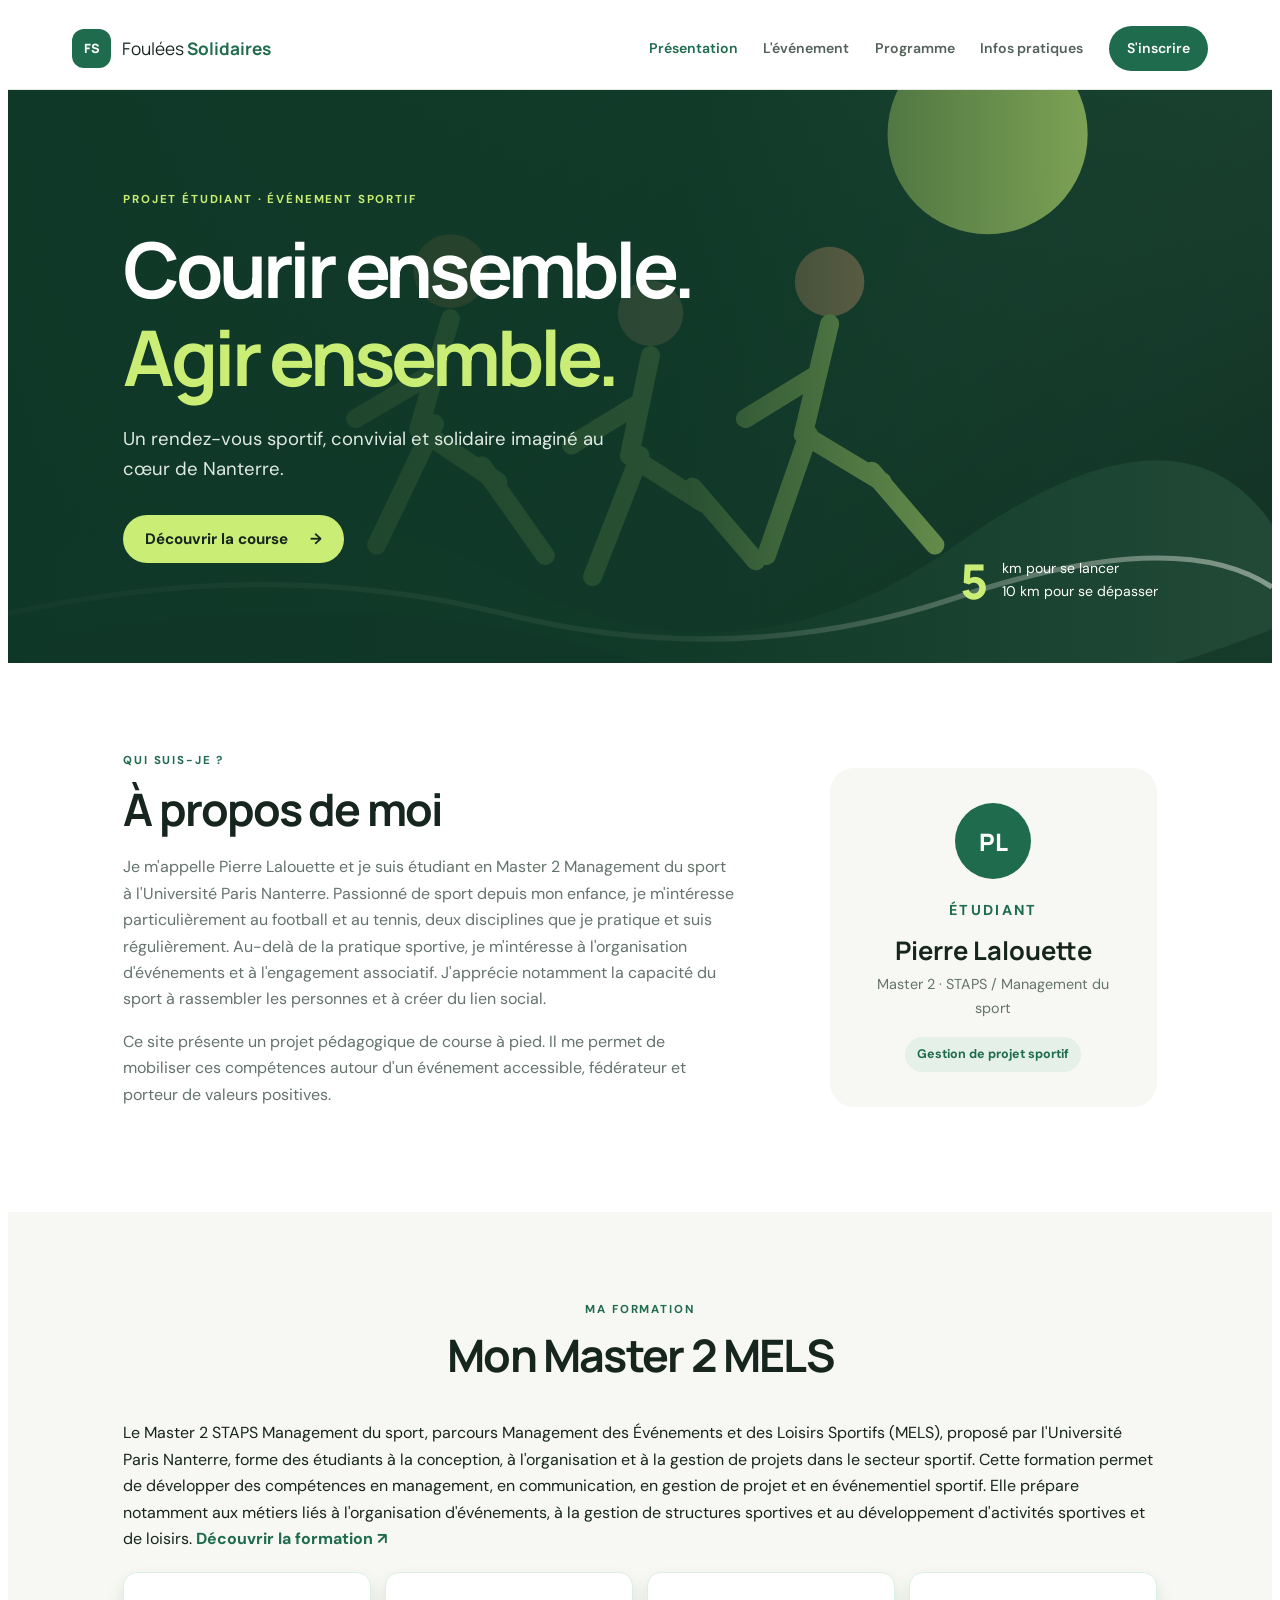
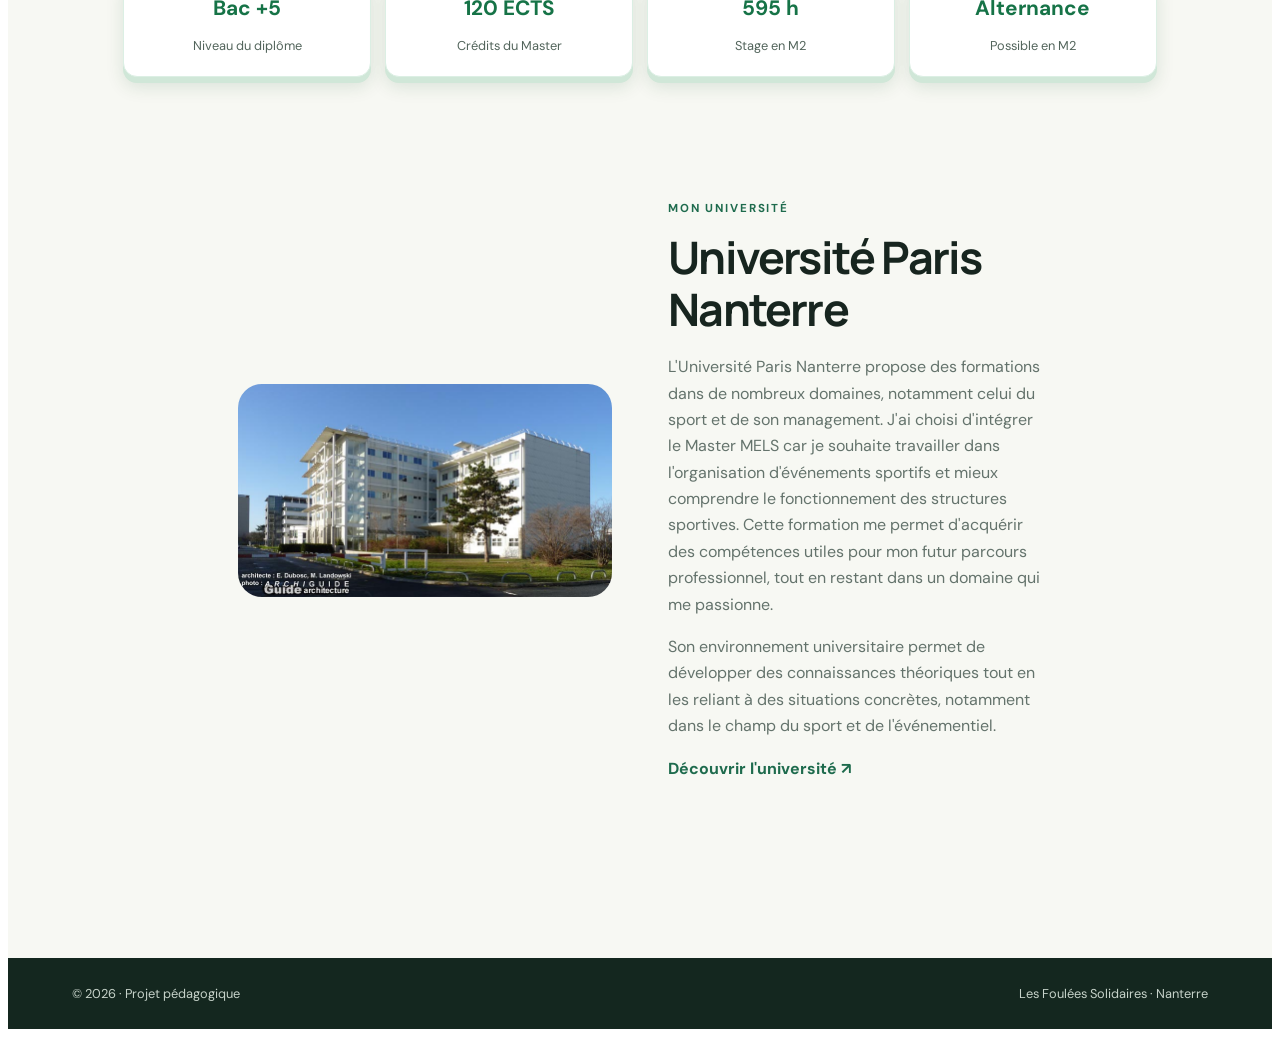
<file: index.html>
<!DOCTYPE html>
<html lang="fr">
<head>
  <meta charset="UTF-8">
  <meta name="viewport" content="width=device-width, initial-scale=1.0">
  <meta name="description" content="Présentation du projet étudiant Les Foulées Solidaires de Nanterre.">
  <title>Les Foulées Solidaires — Présentation</title>
  <link rel="stylesheet" href="style.css">
</head>
<body>
  <header class="site-header">
    <a class="brand" href="index.html"><span class="brand-mark">FS</span><span>Foulées <strong>Solidaires</strong></span></a>
    <nav aria-label="Navigation principale">
      <a class="active" href="index.html">Présentation</a>
      <a href="evenement.html">L'événement</a>
      <a href="programme.html">Programme</a>
      <a href="infos.html">Infos pratiques</a>
      <a class="nav-cta" href="inscription.html">S'inscrire</a>
    </nav>
  </header>

  <main>
    <section class="hero hero-home">
      <div class="hero-content">
        <p class="eyebrow">PROJET ÉTUDIANT · ÉVÉNEMENT SPORTIF</p>
        <h1>Courir ensemble.<br><span>Agir ensemble.</span></h1>
        <p class="hero-lead">Un rendez-vous sportif, convivial et solidaire imaginé au cœur de Nanterre.</p>
        <a class="button" href="evenement.html">Découvrir la course <span aria-hidden="true">→</span></a>
      </div>
      <div class="hero-note"><span class="note-number">5</span><span>km pour se lancer<br>10 km pour se dépasser</span></div>
    </section>

    <section class="section intro-grid">
      <div>
        <p class="eyebrow">QUI SUIS-JE ?</p>
        <h2>À propos de moi</h2>
        <p>Je m'appelle Pierre Lalouette et je suis étudiant en Master 2 Management du sport à l'Université Paris Nanterre. Passionné de sport depuis mon enfance, je m'intéresse particulièrement au football et au tennis, deux disciplines que je pratique et suis régulièrement. Au-delà de la pratique sportive, je m'intéresse à l'organisation d'événements et à l'engagement associatif. J'apprécie notamment la capacité du sport à rassembler les personnes et à créer du lien social.</p>
        <p>Ce site présente un projet pédagogique de course à pied. Il me permet de mobiliser ces compétences autour d'un événement accessible, fédérateur et porteur de valeurs positives.</p>
      </div>
      <div class="profile-card">
        <div class="avatar">PL</div>
        <p class="eyebrow">ÉTUDIANT</p>
        <h3>Pierre Lalouette</h3>
        <p>Master 2 · STAPS / Management du sport</p>
        <span class="tag">Gestion de projet sportif</span>
      </div>
    </section>

    <section class="section section-soft">
      <div class="section-heading">
        <p class="eyebrow">MA FORMATION</p>
        <h2> Mon Master 2 MELS</h2>
      </div>
      <p></p> Le Master 2 STAPS Management du sport, parcours Management des Événements et des Loisirs Sportifs (MELS), proposé par l'Université Paris Nanterre, forme des étudiants à la conception, à l'organisation et à la gestion de projets dans le secteur sportif. Cette formation permet de développer des compétences en management, en communication, en gestion de projet et en événementiel sportif. Elle prépare notamment aux métiers liés à l'organisation d'événements, à la gestion de structures sportives et au développement d'activités sportives et de loisirs.
           </div>            <a class="text-link" href="https://formations.parisnanterre.fr/fr/formations-2026-2027/les-formations/master-lmd-05/staps-management-du-sport-master-JWQHDD61/management-des-evenements-et-des-loisirs-sportifs-mels-cp-JX332Z35.html" target="_blank" rel="noopener">Découvrir la formation ↗</a>
<p> </p>

<div class="mels-grid">
  <div class="mels-tuile">
    <strong>Bac +5</strong>
    <span>Niveau du diplôme</span>
  </div>

  <div class="mels-tuile">
    <strong>120 ECTS</strong>
    <span>Crédits du Master</span>
  </div>

  <div class="mels-tuile">
    <strong>595 h</strong>
    <span>Stage en M2</span>
  </div>

  <div class="mels-tuile">
    <strong>Alternance</strong>
    <span>Possible en M2</span>
  </div><section>
</div>


<div>
    <section class="section university">
      <div class="university-image"><img src="images/campus.jpg" alt="Illustration du campus universitaire"></div>
      <div>
        <p class="eyebrow">MON UNIVERSITÉ</p>
        <h2>Université Paris Nanterre</h2>
        <p>L'Université Paris Nanterre propose des formations dans de nombreux domaines, notamment celui du sport et de son management. J'ai choisi d'intégrer le Master MELS car je souhaite travailler dans l'organisation d'événements sportifs et mieux comprendre le fonctionnement des structures sportives. Cette formation me permet d'acquérir des compétences utiles pour mon futur parcours professionnel, tout en restant dans un domaine qui me passionne.</p>
        <p>Son environnement universitaire permet de développer des connaissances théoriques tout en les reliant à des situations concrètes, notamment dans le champ du sport et de l'événementiel.</p>
        <a class="text-link" href="https://www.parisnanterre.fr/" target="_blank" rel="noopener">Découvrir l'université ↗</a>
      </div>
    </section>
  </main>

  <footer><span>© 2026 · Projet pédagogique</span><span>Les Foulées Solidaires · Nanterre</span></footer>
</body>
</html>
</file>
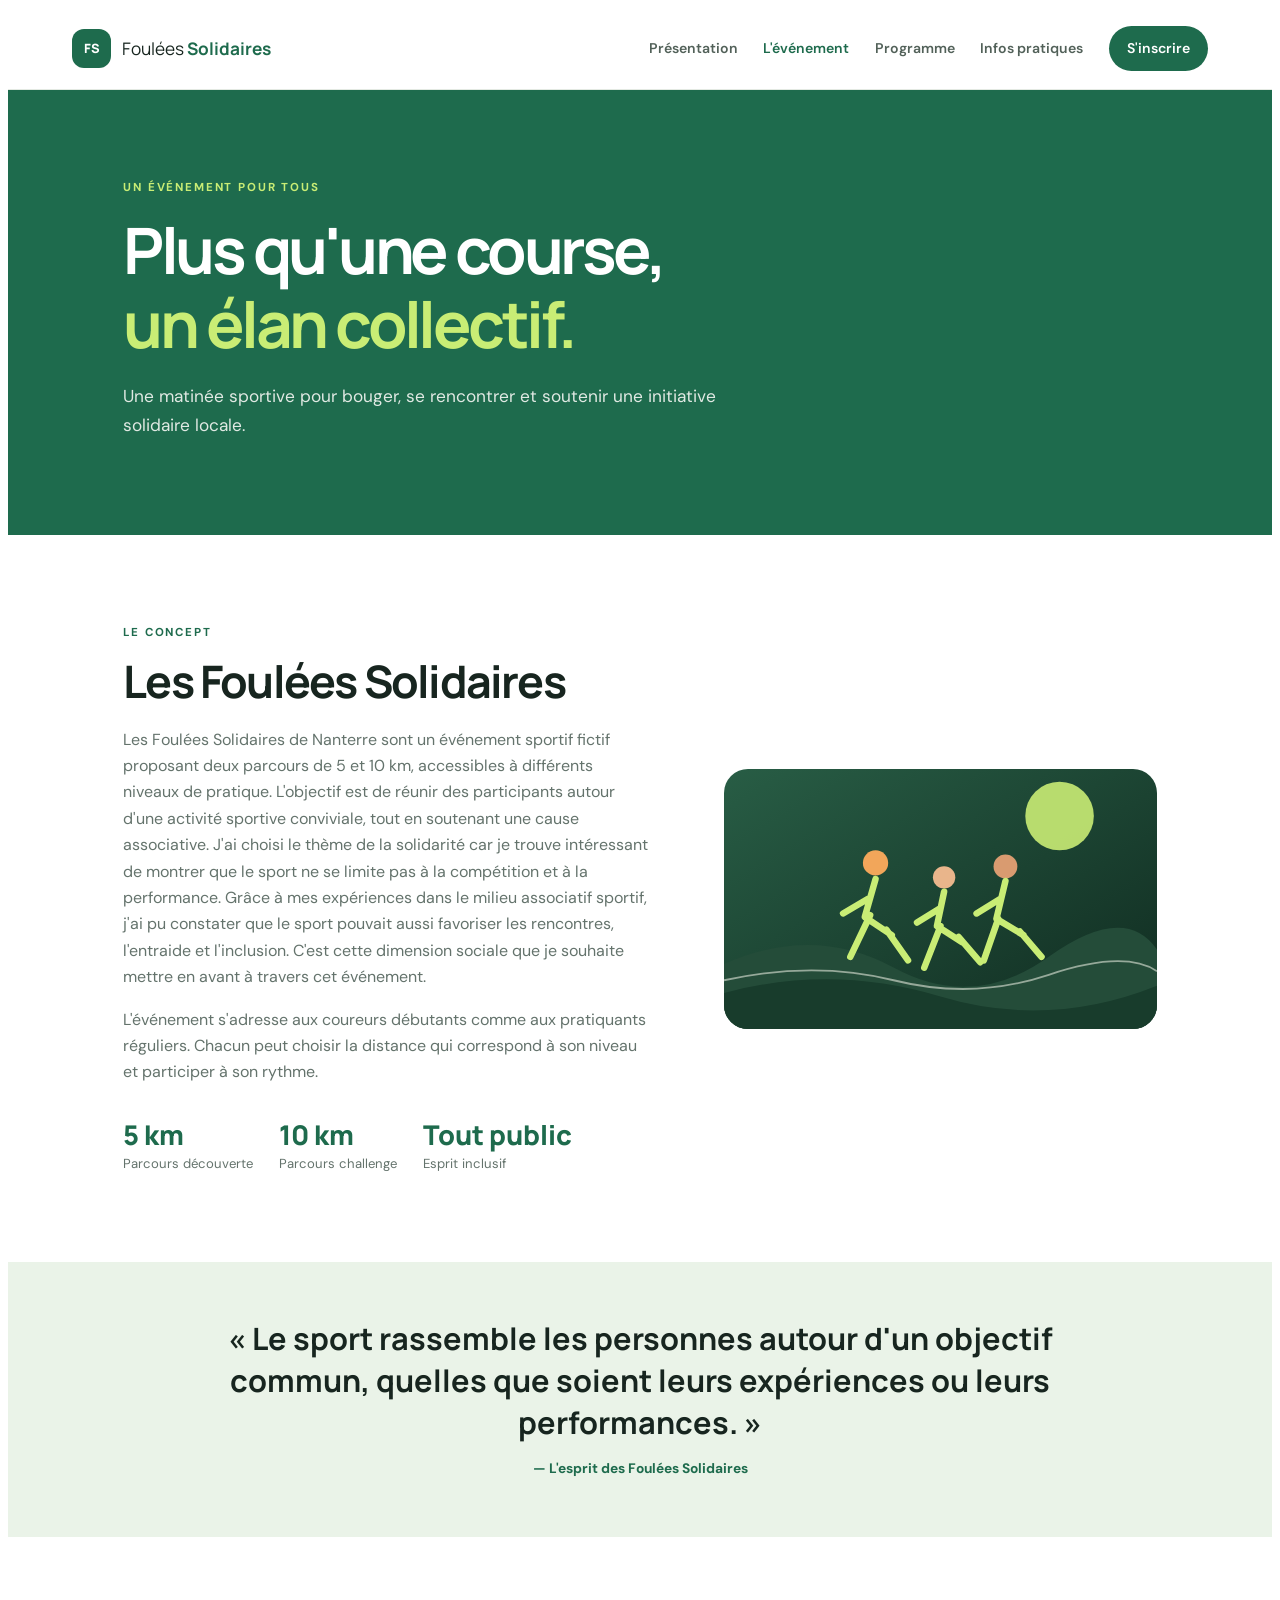
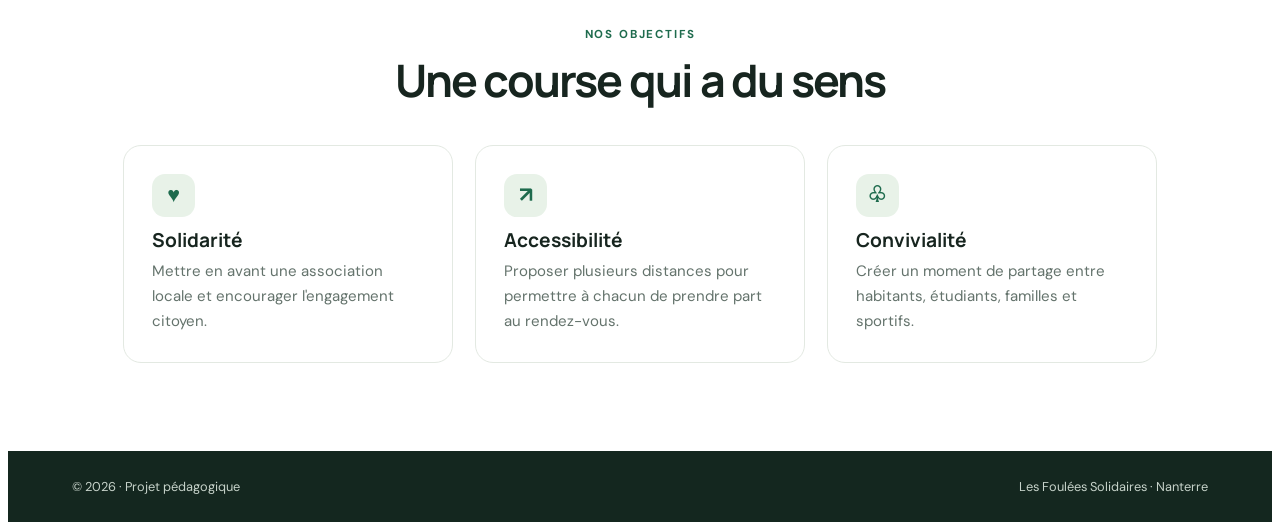
<file: evenement.html>
<!DOCTYPE html>
<html lang="fr">
<head>
  <meta charset="UTF-8"><meta name="viewport" content="width=device-width, initial-scale=1.0">
  <meta name="description" content="Présentation des Foulées Solidaires de Nanterre.">
  <title>L'événement — Les Foulées Solidaires</title><link rel="stylesheet" href="style.css">
</head>
<body>
  <header class="site-header">
    <a class="brand" href="index.html"><span class="brand-mark">FS</span><span>Foulées <strong>Solidaires</strong></span></a>
    <nav aria-label="Navigation principale">
      <a href="index.html">Présentation</a><a class="active" href="evenement.html">L'événement</a><a href="programme.html">Programme</a><a href="infos.html">Infos pratiques</a><a class="nav-cta" href="inscription.html">S'inscrire</a>
    </nav>
  </header>
  <main>
    <section class="page-hero">
      <p class="eyebrow">UN ÉVÉNEMENT POUR TOUS</p><h1>Plus qu'une course,<br><span>un élan collectif.</span></h1>
      <p>Une matinée sportive pour bouger, se rencontrer et soutenir une initiative solidaire locale.</p>
    </section>
    <section class="section event-layout">
      <div>
        <p class="eyebrow">LE CONCEPT</p><h2>Les Foulées Solidaires</h2>
        <p>Les Foulées Solidaires de Nanterre sont un événement sportif fictif proposant deux parcours de 5 et 10 km, accessibles à différents niveaux de pratique. L'objectif est de réunir des participants autour d'une activité sportive conviviale, tout en soutenant une cause associative.

J'ai choisi le thème de la solidarité car je trouve intéressant de montrer que le sport ne se limite pas à la compétition et à la performance. Grâce à mes expériences dans le milieu associatif sportif, j'ai pu constater que le sport pouvait aussi favoriser les rencontres, l'entraide et l'inclusion. C'est cette dimension sociale que je souhaite mettre en avant à travers cet événement.</p>
        <p>L'événement s'adresse aux coureurs débutants comme aux pratiquants réguliers. Chacun peut choisir la distance qui correspond à son niveau et participer à son rythme.</p>
        <div class="stat-row"><div><strong>5 km</strong><span>Parcours découverte</span></div><div><strong>10 km</strong><span>Parcours challenge</span></div><div><strong>Tout public</strong><span>Esprit inclusif</span></div></div>
      </div>
      <img class="rounded-image" src="images/runners.svg" alt="Illustration de coureurs prenant le départ d'une course">
    </section>
    <section class="quote-band"><p>« Le sport rassemble les personnes autour d'un objectif commun, quelles que soient leurs expériences ou leurs performances. »</p><span>— L'esprit des Foulées Solidaires</span></section>
    <section class="section">
      <div class="section-heading"><p class="eyebrow">NOS OBJECTIFS</p><h2>Une course qui a du sens</h2></div>
      <div class="feature-grid">
        <article class="feature"><span class="feature-icon">♥</span><h3>Solidarité</h3><p>Mettre en avant une association locale et encourager l'engagement citoyen.</p></article>
        <article class="feature"><span class="feature-icon">↗</span><h3>Accessibilité</h3><p>Proposer plusieurs distances pour permettre à chacun de prendre part au rendez-vous.</p></article>
        <article class="feature"><span class="feature-icon">♧</span><h3>Convivialité</h3><p>Créer un moment de partage entre habitants, étudiants, familles et sportifs.</p></article>
      </div>
    </section>
  </main>
  <footer><span>© 2026 · Projet pédagogique</span><span>Les Foulées Solidaires · Nanterre</span></footer>
</body></html>
</file>
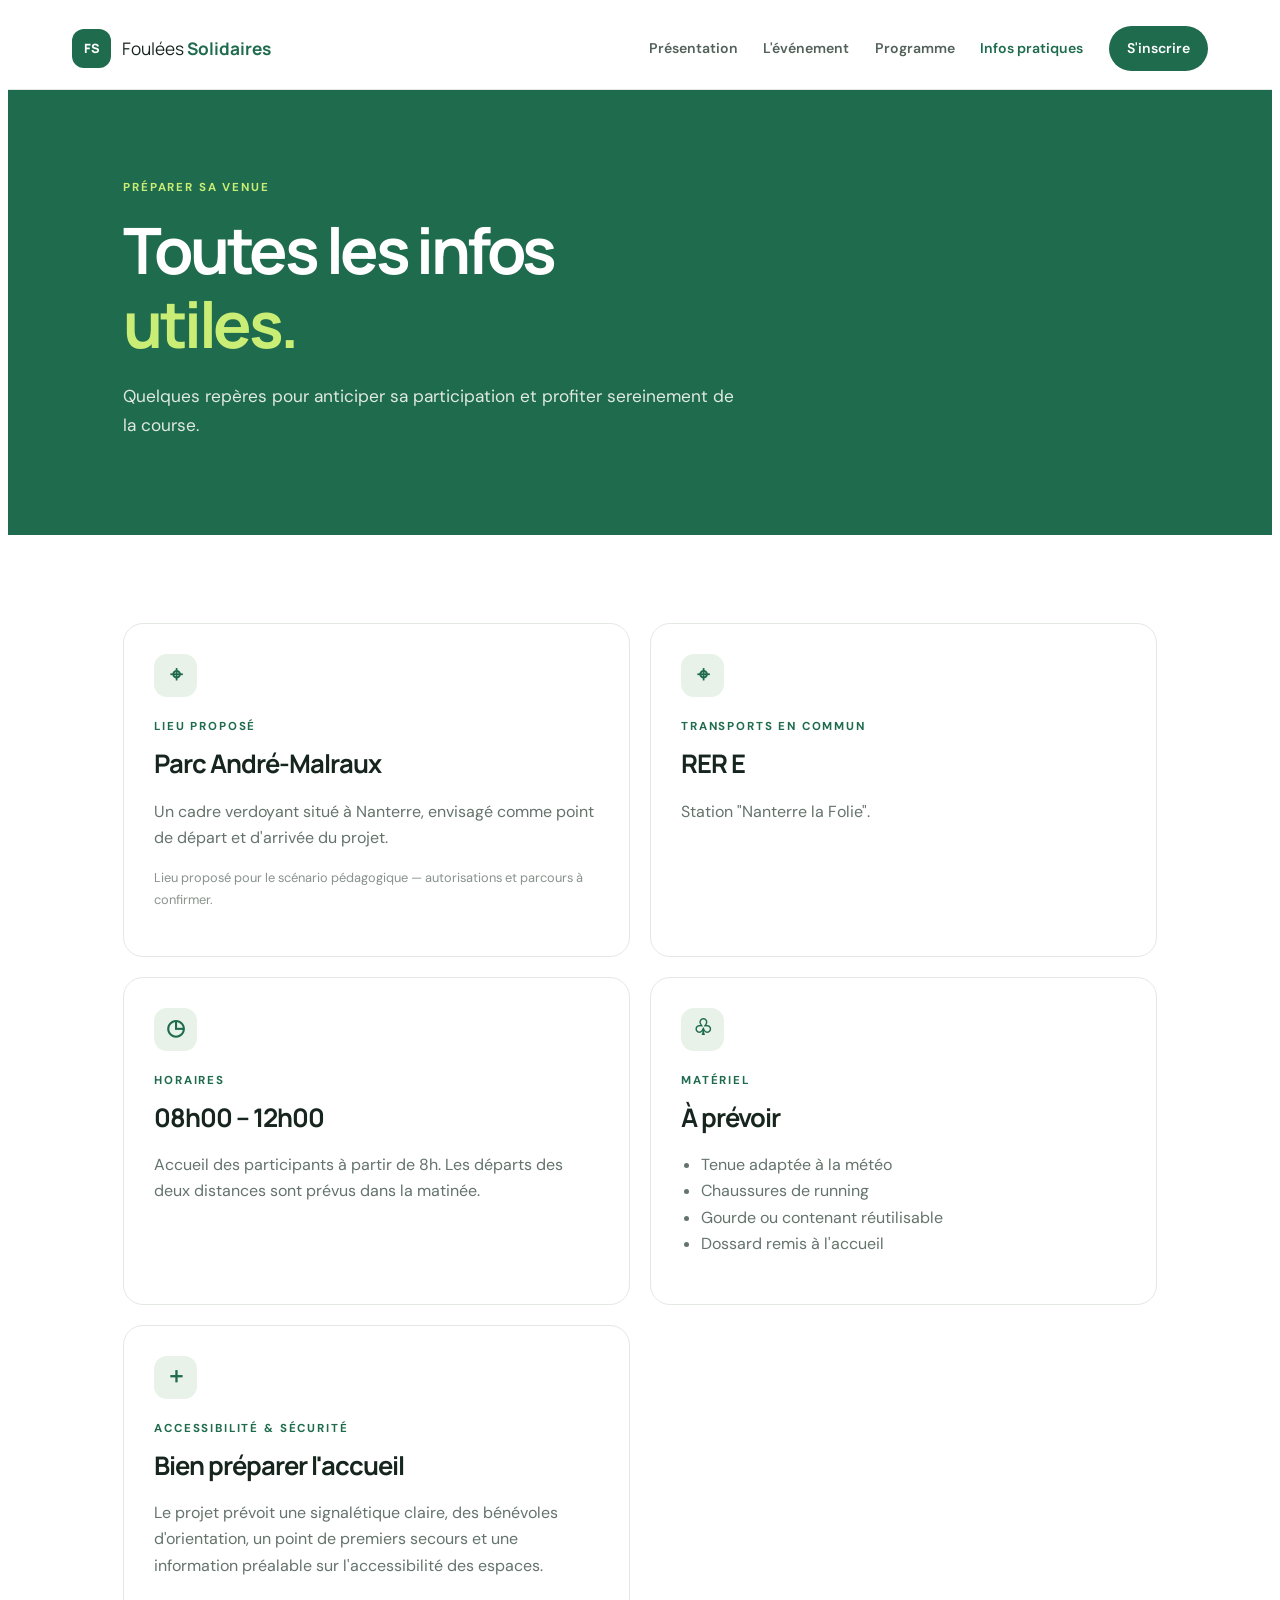
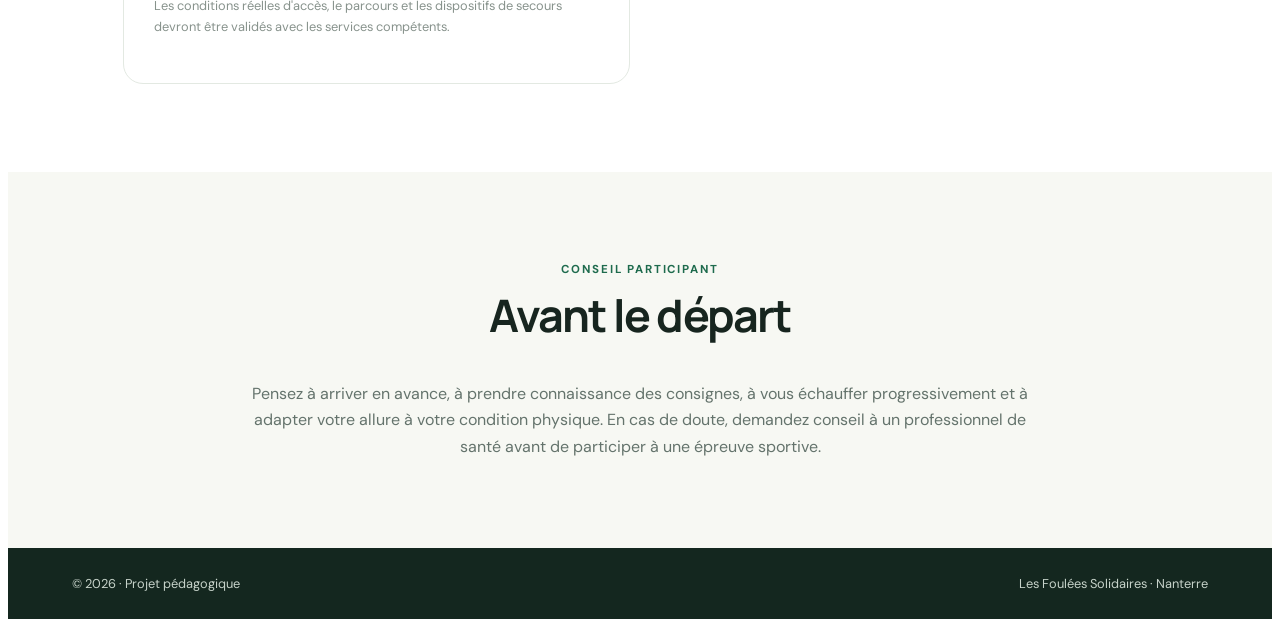
<file: infos.html>
<!DOCTYPE html>
<html lang="fr">
<head><meta charset="UTF-8"><meta name="viewport" content="width=device-width, initial-scale=1.0"><title>Informations pratiques — Les Foulées Solidaires</title><link rel="stylesheet" href="style.css"></head>
<body>
  <header class="site-header"><a class="brand" href="index.html"><span class="brand-mark">FS</span><span>Foulées <strong>Solidaires</strong></span></a><nav aria-label="Navigation principale"><a href="index.html">Présentation</a><a href="evenement.html">L'événement</a><a href="programme.html">Programme</a><a class="active" href="infos.html">Infos pratiques</a><a class="nav-cta" href="inscription.html">S'inscrire</a></nav></header>
  <main>
    <section class="page-hero"><p class="eyebrow">PRÉPARER SA VENUE</p><h1>Toutes les infos<br><span>utiles.</span></h1><p>Quelques repères pour anticiper sa participation et profiter sereinement de la course.</p></section>
    <section class="section practical-grid">
      <article class="info-card"><span class="feature-icon">⌖</span><p class="eyebrow">LIEU PROPOSÉ</p><h2>Parc André-Malraux</h2><p>Un cadre verdoyant situé à Nanterre, envisagé comme point de départ et d'arrivée du projet.</p><p class="small-note">Lieu proposé pour le scénario pédagogique — autorisations et parcours à confirmer.</p></article>
      <article class="info-card"><span class="feature-icon">⌖</span><p class="eyebrow">TRANSPORTS EN COMMUN</p><h2>RER E</h2><p>Station "Nanterre la Folie".</p></article>
      <article class="info-card"><span class="feature-icon">◷</span><p class="eyebrow">HORAIRES</p><h2>08h00 – 12h00</h2><p>Accueil des participants à partir de 8h. Les départs des deux distances sont prévus dans la matinée.</p></article>
      <article class="info-card"><span class="feature-icon">♧</span><p class="eyebrow">MATÉRIEL</p><h2>À prévoir</h2><ul><li>Tenue adaptée à la météo</li><li>Chaussures de running</li><li>Gourde ou contenant réutilisable</li><li>Dossard remis à l'accueil</li></ul></article>
      <article class="info-card"><span class="feature-icon">＋</span><p class="eyebrow">ACCESSIBILITÉ & SÉCURITÉ</p><h2>Bien préparer l'accueil</h2><p>Le projet prévoit une signalétique claire, des bénévoles d'orientation, un point de premiers secours et une information préalable sur l'accessibilité des espaces.</p><p class="small-note">Les conditions réelles d'accès, le parcours et les dispositifs de secours devront être validés avec les services compétents.</p></article>
    </section>
    <section class="section section-soft"><div class="section-heading"><p class="eyebrow">CONSEIL PARTICIPANT</p><h2>Avant le départ</h2></div><p class="wide-copy">Pensez à arriver en avance, à prendre connaissance des consignes, à vous échauffer progressivement et à adapter votre allure à votre condition physique. En cas de doute, demandez conseil à un professionnel de santé avant de participer à une épreuve sportive.</p></section>
  </main>
  <footer><span>© 2026 · Projet pédagogique</span><span>Les Foulées Solidaires · Nanterre</span></footer>
</body></html>
</file>
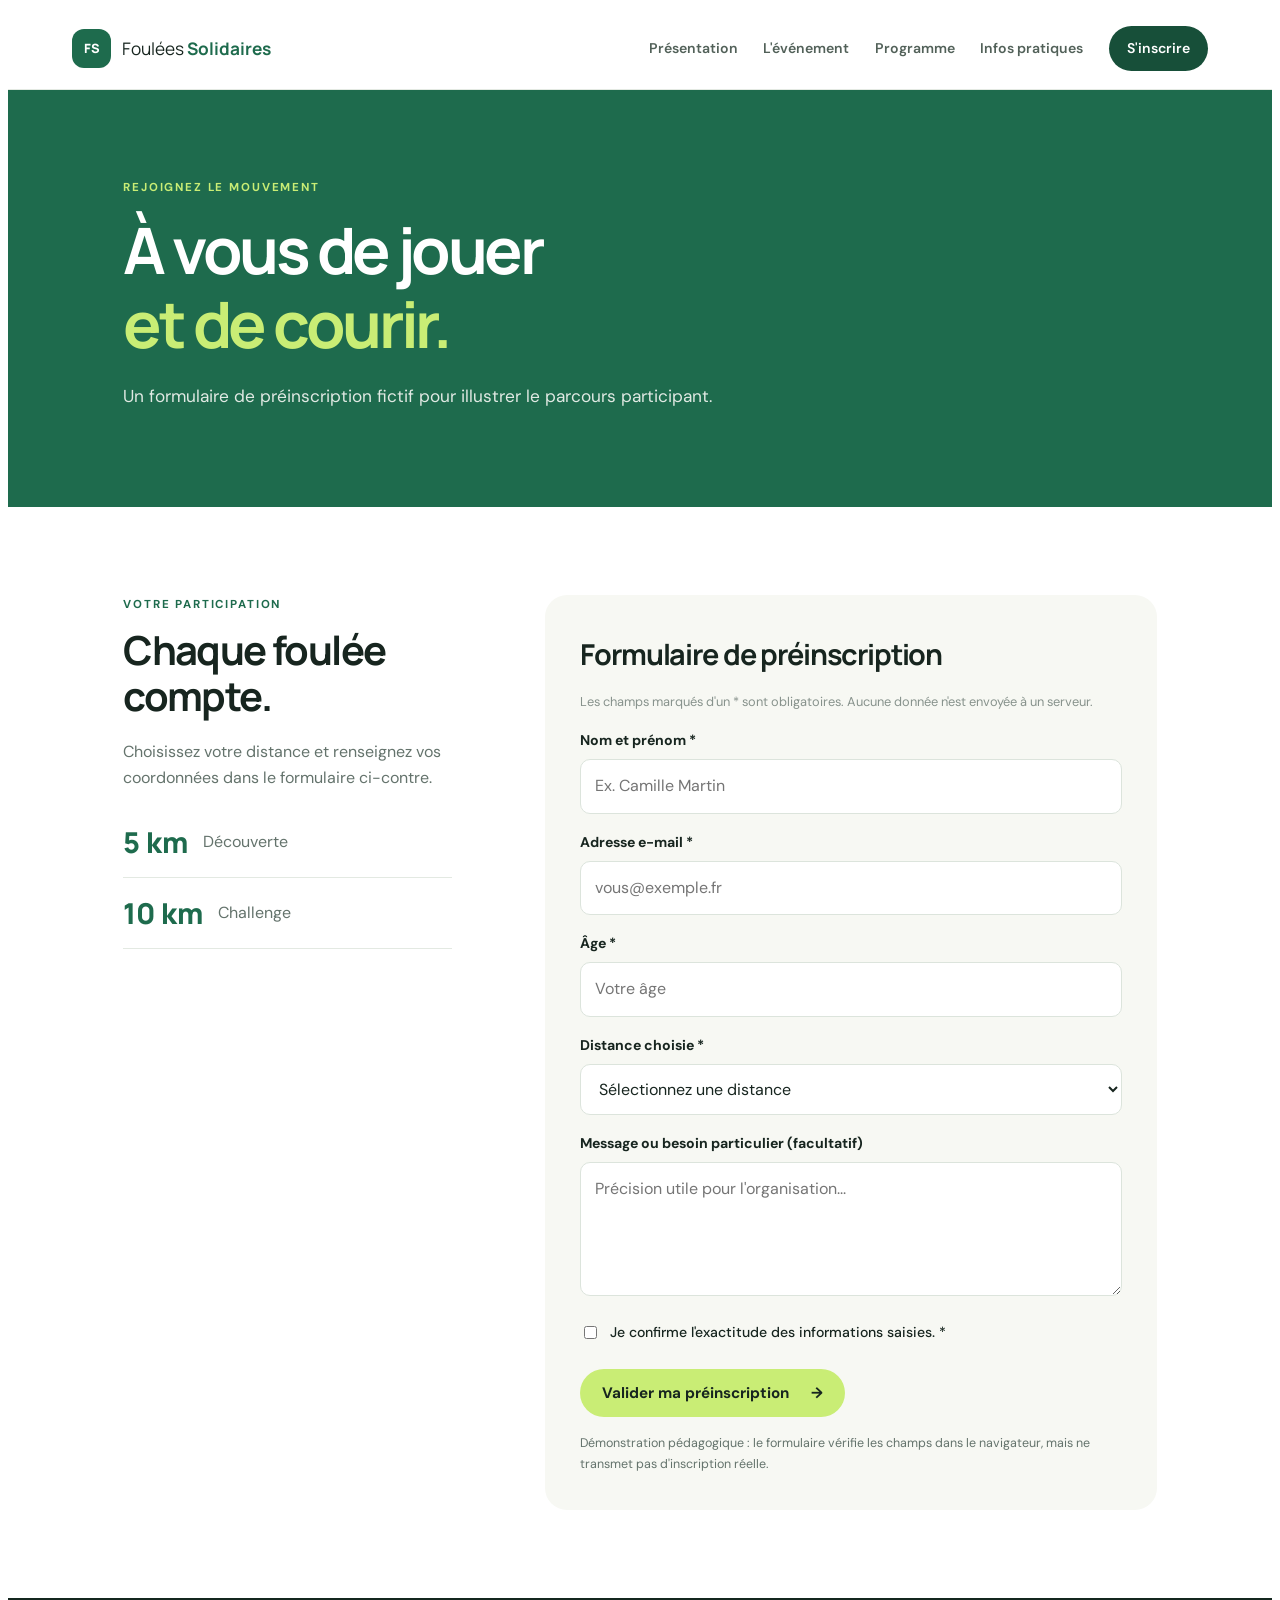
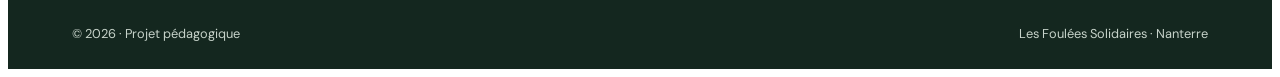
<file: inscription.html>
<!DOCTYPE html>
<html lang="fr">
<head><meta charset="UTF-8"><meta name="viewport" content="width=device-width, initial-scale=1.0"><title>Inscriptions — Les Foulées Solidaires</title><link rel="stylesheet" href="style.css"></head>
<body>
  <header class="site-header"><a class="brand" href="index.html"><span class="brand-mark">FS</span><span>Foulées <strong>Solidaires</strong></span></a><nav aria-label="Navigation principale"><a href="index.html">Présentation</a><a href="evenement.html">L'événement</a><a href="programme.html">Programme</a><a href="infos.html">Infos pratiques</a><a class="nav-cta active" href="inscription.html">S'inscrire</a></nav></header>
  <main>
    <section class="page-hero"><p class="eyebrow">REJOIGNEZ LE MOUVEMENT</p><h1>À vous de jouer<br><span>et de courir.</span></h1><p>Un formulaire de préinscription fictif pour illustrer le parcours participant.</p></section>
    <section class="section form-section">
      <div class="form-aside"><p class="eyebrow">VOTRE PARTICIPATION</p><h2>Chaque foulée compte.</h2><p>Choisissez votre distance et renseignez vos coordonnées dans le formulaire ci-contre.</p><div class="form-highlight"><strong>5 km</strong><span>Découverte</span></div><div class="form-highlight"><strong>10 km</strong><span>Challenge</span></div></div>
      <form class="registration-form" action="#" method="get">
        <h2>Formulaire de préinscription</h2>
        <p class="small-note">Les champs marqués d'un * sont obligatoires. Aucune donnée n'est envoyée à un serveur.</p>
        <label for="fullname">Nom et prénom *</label><input id="fullname" name="fullname" type="text" placeholder="Ex. Camille Martin" required>
        <label for="email">Adresse e-mail *</label><input id="email" name="email" type="email" placeholder="vous@exemple.fr" required>
        <label for="age">Âge *</label><input id="age" name="age" type="number" min="10" max="110" placeholder="Votre âge" required>
        <label for="distance">Distance choisie *</label><select id="distance" name="distance" required><option value="">Sélectionnez une distance</option><option value="5 km">5 km — Découverte</option><option value="10 km">10 km — Challenge</option></select>
        <label for="message">Message ou besoin particulier (facultatif)</label><textarea id="message" name="message" rows="4" placeholder="Précision utile pour l'organisation..."></textarea>
        <label class="consent"><input type="checkbox" required> Je confirme l'exactitude des informations saisies. *</label>
        <button class="button" type="submit">Valider ma préinscription <span aria-hidden="true">→</span></button>
        <p class="form-feedback">Démonstration pédagogique : le formulaire vérifie les champs dans le navigateur, mais ne transmet pas d'inscription réelle.</p>
      </form>
    </section>
  </main>
  <footer><span>© 2026 · Projet pédagogique</span><span>Les Foulées Solidaires · Nanterre</span></footer>
</body></html>
</file>
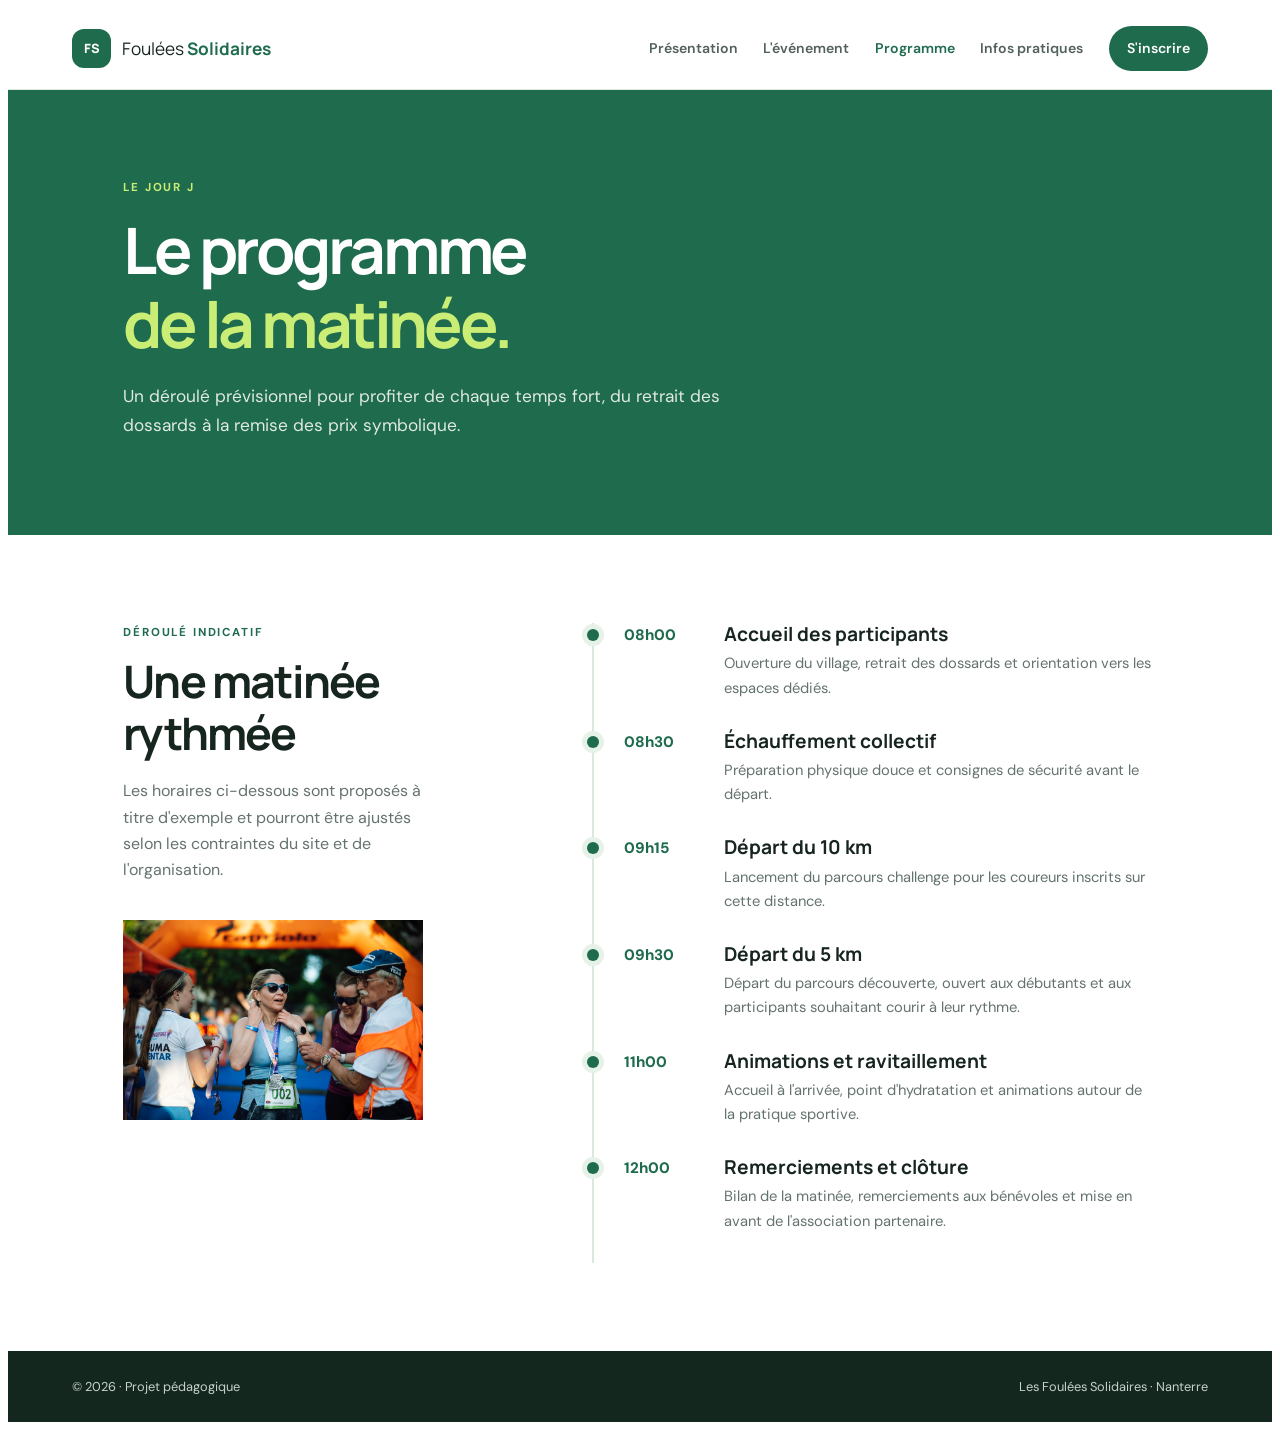
<file: programme.html>
<!DOCTYPE html>
<html lang="fr">
<head><meta charset="UTF-8"><meta name="viewport" content="width=device-width, initial-scale=1.0"><title>Programme — Les Foulées Solidaires</title><link rel="stylesheet" href="style.css"></head>
<body>
  <header class="site-header"><a class="brand" href="index.html"><span class="brand-mark">FS</span><span>Foulées <strong>Solidaires</strong></span></a><nav aria-label="Navigation principale"><a href="index.html">Présentation</a><a href="evenement.html">L'événement</a><a class="active" href="programme.html">Programme</a><a href="infos.html">Infos pratiques</a><a class="nav-cta" href="inscription.html">S'inscrire</a></nav></header>
  <main>
    <section class="page-hero"><p class="eyebrow">LE JOUR J</p><h1>Le programme<br><span>de la matinée.</span></h1><p>Un déroulé prévisionnel pour profiter de chaque temps fort, du retrait des dossards à la remise des prix symbolique.</p></section>
    <section class="section schedule-section">
      <div class="schedule-intro"><p class="eyebrow">DÉROULÉ INDICATIF</p><h2>Une matinée rythmée</h2><p>Les horaires ci-dessous sont proposés à titre d'exemple et pourront être ajustés selon les contraintes du site et de l'organisation.</p><img src="images/medal.jpg" alt="Illustration d'une médaille de course" class="schedule-image"></div>
      <div class="timeline">
        <article class="timeline-item"><time>08h00</time><div><h3>Accueil des participants</h3><p>Ouverture du village, retrait des dossards et orientation vers les espaces dédiés.</p></div></article>
        <article class="timeline-item"><time>08h30</time><div><h3>Échauffement collectif</h3><p>Préparation physique douce et consignes de sécurité avant le départ.</p></div></article>
        <article class="timeline-item"><time>09h15</time><div><h3>Départ du 10 km</h3><p>Lancement du parcours challenge pour les coureurs inscrits sur cette distance.</p></div></article>
        <article class="timeline-item"><time>09h30</time><div><h3>Départ du 5 km</h3><p>Départ du parcours découverte, ouvert aux débutants et aux participants souhaitant courir à leur rythme.</p></div></article>
        <article class="timeline-item"><time>11h00</time><div><h3>Animations et ravitaillement</h3><p>Accueil à l'arrivée, point d'hydratation et animations autour de la pratique sportive.</p></div></article>
        <article class="timeline-item"><time>12h00</time><div><h3>Remerciements et clôture</h3><p>Bilan de la matinée, remerciements aux bénévoles et mise en avant de l'association partenaire.</p></div></article>
      </div>
    </section>
  </main>
  <footer><span>© 2026 · Projet pédagogique</span><span>Les Foulées Solidaires · Nanterre</span></footer>
</body></html>
</file>
<file: style.css>
@import url('https://fonts.googleapis.com/css2?family=DM+Sans:wght@400;500;600;700&family=Manrope:wght@400;500;600;700;800&display=swap');

:root{--ink:#17251f;--muted:#64736c;--green:#1e6b4d;--lime:#c9ed75;--cream:#f7f8f3;--line:#e3e9e2;--white:#fff;--orange:#f2a65a}
*{box-sizing:border-box}html{scroll-behavior:smooth}body{margin:1;color:var(--ink);font-family:'DM Sans',Arial,sans-serif;line-height:1.65;background:#fff}h1,h2,h3,.brand{font-family:'Manrope',Arial,sans-serif;line-height:1.15}h1{font-size:clamp(2.8rem,6vw,5.6rem);letter-spacing:-.055em;margin:16px 0 22px}h1 span{color:var(--lime)}h2{font-size:clamp(2rem,3.5vw,3rem);letter-spacing:-.04em;margin:8px 0 20px}h3{font-size:1.2rem;margin:12px 0 8px}p{color:var(--muted);margin:0 0 16px}.site-header{height:auto;min-height:82px;padding:16px max(5vw,24px);display:flex;align-items:center;justify-content:space-between;gap:24px;background:#fff;position:relative;z-index:2;border-bottom:1px solid var(--line)}.brand{display:flex;align-items:center;gap:11px;color:var(--ink);text-decoration:none;font-size:1.08rem;white-space:nowrap}.brand strong{color:var(--green)}.brand-mark{display:grid;place-items:center;width:39px;height:39px;background:var(--green);color:#fff;border-radius:12px;font-size:.8rem;font-weight:800}nav{display:flex;align-items:center;gap:clamp(12px,2vw,28px)}nav a{font-size:.88rem;text-decoration:none;color:#526159;font-weight:600;white-space:nowrap}nav a:hover,nav a.active{color:var(--green)}nav .nav-cta{padding:11px 18px;background:var(--green);color:#fff;border-radius:999px}.nav-cta:hover,.nav-cta.active{color:#fff;background:#174f39}.hero{background:var(--green);color:#fff;position:relative;overflow:hidden}.hero-home{min-height:570px;padding:100px max(9vw,30px);display:flex;align-items:center;background-image:linear-gradient(90deg,rgba(15,55,39,.97) 0%,rgba(15,55,39,.86) 54%,rgba(15,55,39,.12) 100%),url('images/runners.svg');background-size:cover;background-position:center}.hero-content{max-width:650px}.eyebrow{font-size:.72rem;font-weight:700;letter-spacing:.16em;color:var(--green);margin-bottom:13px}.hero .eyebrow,.page-hero .eyebrow{color:var(--lime)}.hero h1{color:#fff}.hero-lead{color:#e0e9e3;font-size:1.16rem;max-width:520px;margin-bottom:30px}.button{display:inline-flex;align-items:center;gap:22px;border:0;border-radius:999px;background:var(--lime);color:var(--ink);padding:14px 22px;text-decoration:none;font:700 .95rem 'DM Sans',sans-serif;cursor:pointer;transition:transform .2s,background .2s}.button:hover{transform:translateY(-2px);background:#d9f79a}.hero-note{position:absolute;right:9%;bottom:50px;display:flex;align-items:center;gap:14px;color:#fff;font-size:.88rem}.note-number{font:800 3rem 'Manrope';color:var(--lime)}.section{padding:88px max(9vw,30px)}.intro-grid{display:grid;grid-template-columns:1.5fr .8fr;gap:9%;align-items:center}.intro-grid>div:first-child p{max-width:680px}.profile-card{background:var(--cream);padding:35px;border-radius:24px;text-align:center}.avatar{width:76px;height:76px;border-radius:50%;display:grid;place-items:center;margin:0 auto 20px;background:var(--green);color:#fff;font:800 1.5rem 'Manrope'}.profile-card h3{font-size:1.6rem}.profile-card p{font-size:.9rem}.tag{display:inline-block;background:#e5f0e8;color:var(--green);padding:7px 12px;border-radius:999px;font-size:.78rem;font-weight:700}.profile-edit{margin-top:25px;padding:14px 17px;border-left:3px solid var(--orange);background:#fff8ef;color:#76532e;font-size:.88rem}.section-soft{background:var(--cream)}.section-heading{text-align:center;margin-bottom:40px}.section-heading .eyebrow{margin-bottom:10px}.feature-grid{display:grid;grid-template-columns:repeat(3,1fr);gap:22px}.feature{padding:28px;background:#fff;border:1px solid var(--line);border-radius:18px}.feature p{font-size:.94rem;margin-bottom:0}.feature-icon{display:grid;place-items:center;width:43px;height:43px;border-radius:13px;background:#e8f2e8;color:var(--green);font-size:1.35rem;font-weight:700}.university{display:grid;grid-template-columns:1fr 1fr;gap:7%;align-items:center}.university-image img{width:100%;display:block;border-radius:24px}.text-link{color:var(--green);font-weight:700;text-decoration:none}.text-link:hover{text-decoration:underline}.page-hero{padding:88px max(9vw,30px) 80px;background:var(--green);color:#fff}.page-hero h1{color:#fff;font-size:clamp(2.8rem,5vw,4.7rem)}.page-hero p:last-child{max-width:620px;color:#e0e9e3;font-size:1.08rem}.event-layout{display:grid;grid-template-columns:1.1fr .9fr;gap:7%;align-items:center}.rounded-image{width:100%;border-radius:24px;display:block}.stat-row{display:flex;gap:26px;margin-top:30px;flex-wrap:wrap}.stat-row div{display:flex;flex-direction:column}.stat-row strong{font:800 1.7rem 'Manrope';color:var(--green)}.stat-row span{font-size:.82rem;color:var(--muted)}.quote-band{background:#eaf3e8;padding:55px 12%;text-align:center}.quote-band p{font:700 clamp(1.25rem,2.4vw,2rem) 'Manrope';color:var(--ink);max-width:900px;margin:0 auto 12px}.quote-band span{font-size:.86rem;color:var(--green);font-weight:700}.notice{margin-top:35px;padding:17px 20px;border-radius:12px;background:#fff8ed;border:1px solid #f5dfbd;font-size:.9rem}.schedule-section{display:grid;grid-template-columns:.8fr 1.2fr;gap:9%}.schedule-intro p{max-width:330px}.schedule-image{width:100%;max-width:300px;margin-top:20px}.timeline{border-left:2px solid #dce8dc;padding-left:30px}.timeline-item{position:relative;display:grid;grid-template-columns:80px 1fr;gap:20px;padding:0 0 30px}.timeline-item:before{content:'';position:absolute;width:12px;height:12px;border-radius:50%;background:var(--green);left:-37px;top:6px;box-shadow:0 0 0 5px #e6f1e7}.timeline-item time{font-weight:800;color:var(--green);font-size:.95rem}.timeline-item h3{margin:0 0 6px}.timeline-item p{font-size:.92rem;margin:0}.practical-grid{display:grid;grid-template-columns:repeat(2,1fr);gap:20px}.info-card{border:1px solid var(--line);border-radius:20px;padding:30px}.info-card h2{font-size:1.6rem}.info-card .eyebrow{margin-top:20px}.info-card ul{color:var(--muted);padding-left:20px}.small-note{font-size:.8rem;color:#87928c}.wide-copy{max-width:800px;margin:auto;text-align:center}.form-section{display:grid;grid-template-columns:.7fr 1.3fr;gap:9%;align-items:start}.form-aside h2{font-size:2.5rem}.form-highlight{display:flex;align-items:center;gap:15px;padding:15px 0;border-bottom:1px solid var(--line)}.form-highlight strong{font:800 1.8rem 'Manrope';color:var(--green)}.form-highlight span{color:var(--muted)}.registration-form{padding:35px;background:var(--cream);border-radius:22px}.registration-form h2{font-size:1.8rem}.registration-form label{display:block;font-size:.88rem;font-weight:700;margin:17px 0 7px}.registration-form input:not([type=checkbox]),.registration-form select,.registration-form textarea{width:100%;padding:13px 14px;border:1px solid #dce4dc;border-radius:10px;background:#fff;font:inherit;color:var(--ink)}.registration-form input:focus,.registration-form select:focus,.registration-form textarea:focus{outline:2px solid #9bc7a5;border-color:var(--green)}.registration-form .consent{display:flex;align-items:center;gap:10px;font-weight:500}.consent input{accent-color:var(--green)}.registration-form .button{margin-top:18px}.form-feedback{font-size:.78rem;margin:16px 0 0}footer{display:flex;justify-content:space-between;gap:20px;padding:25px max(5vw,24px);background:#14271f;color:#c7d3ca;font-size:.8rem}footer span{color:#c7d3ca}
@media(max-width:900px){.site-header{align-items:flex-start;flex-direction:column}.site-header nav{width:100%;overflow-x:auto;padding-bottom:5px}.hero-home{min-height:520px}.intro-grid,.university,.event-layout,.schedule-section,.form-section{grid-template-columns:1fr}.profile-card{max-width:420px;margin:0 auto}.schedule-image{max-width:220px}.form-aside{margin-bottom:10px}}
@media(max-width:600px){.site-header{padding:14px 20px}nav{gap:17px}nav a{font-size:.8rem}.hero-home{padding:75px 25px;min-height:520px;background-position:60% center}.hero-note{right:25px;bottom:20px}.section{padding:62px 24px}.page-hero{padding:65px 24px}.feature-grid,.practical-grid{grid-template-columns:1fr}.timeline{padding-left:22px}.timeline-item{grid-template-columns:65px 1fr;gap:12px}.timeline-item:before{left:-29px}.registration-form{padding:24px}footer{flex-direction:column;gap:5px}}

.mels-grid {
  display: grid;
  grid-template-columns: repeat(4, 1fr);
  gap: 14px;
  margin: 20px 0;
}

.mels-tuile {
  background: #ffffff;
  padding: 18px 10px;
  border-radius: 14px;
  text-align: center;
  border: 1px solid #dcefe4;
  box-shadow: 0 6px 0 #d0e7d8,
              0 10px 18px rgba(0, 70, 35, 0.12);
  transition: transform 0.2s, box-shadow 0.2s;
}

.mels-tuile:hover {
  transform: translateY(-5px);
  box-shadow: 0 11px 0 #d0e7d8,
              0 17px 25px rgba(0, 70, 35, 0.18);
}

.mels-tuile strong {
  display: block;
  color: #167347;
  font-size: 1.3rem;
  margin-bottom: 6px;
}

.mels-tuile span {
  font-size: 0.8rem;
  color: #52645b;
}

@media (max-width: 700px) {
  .mels-grid {
    grid-template-columns: repeat(2, 1fr);
  }
}
</file>
